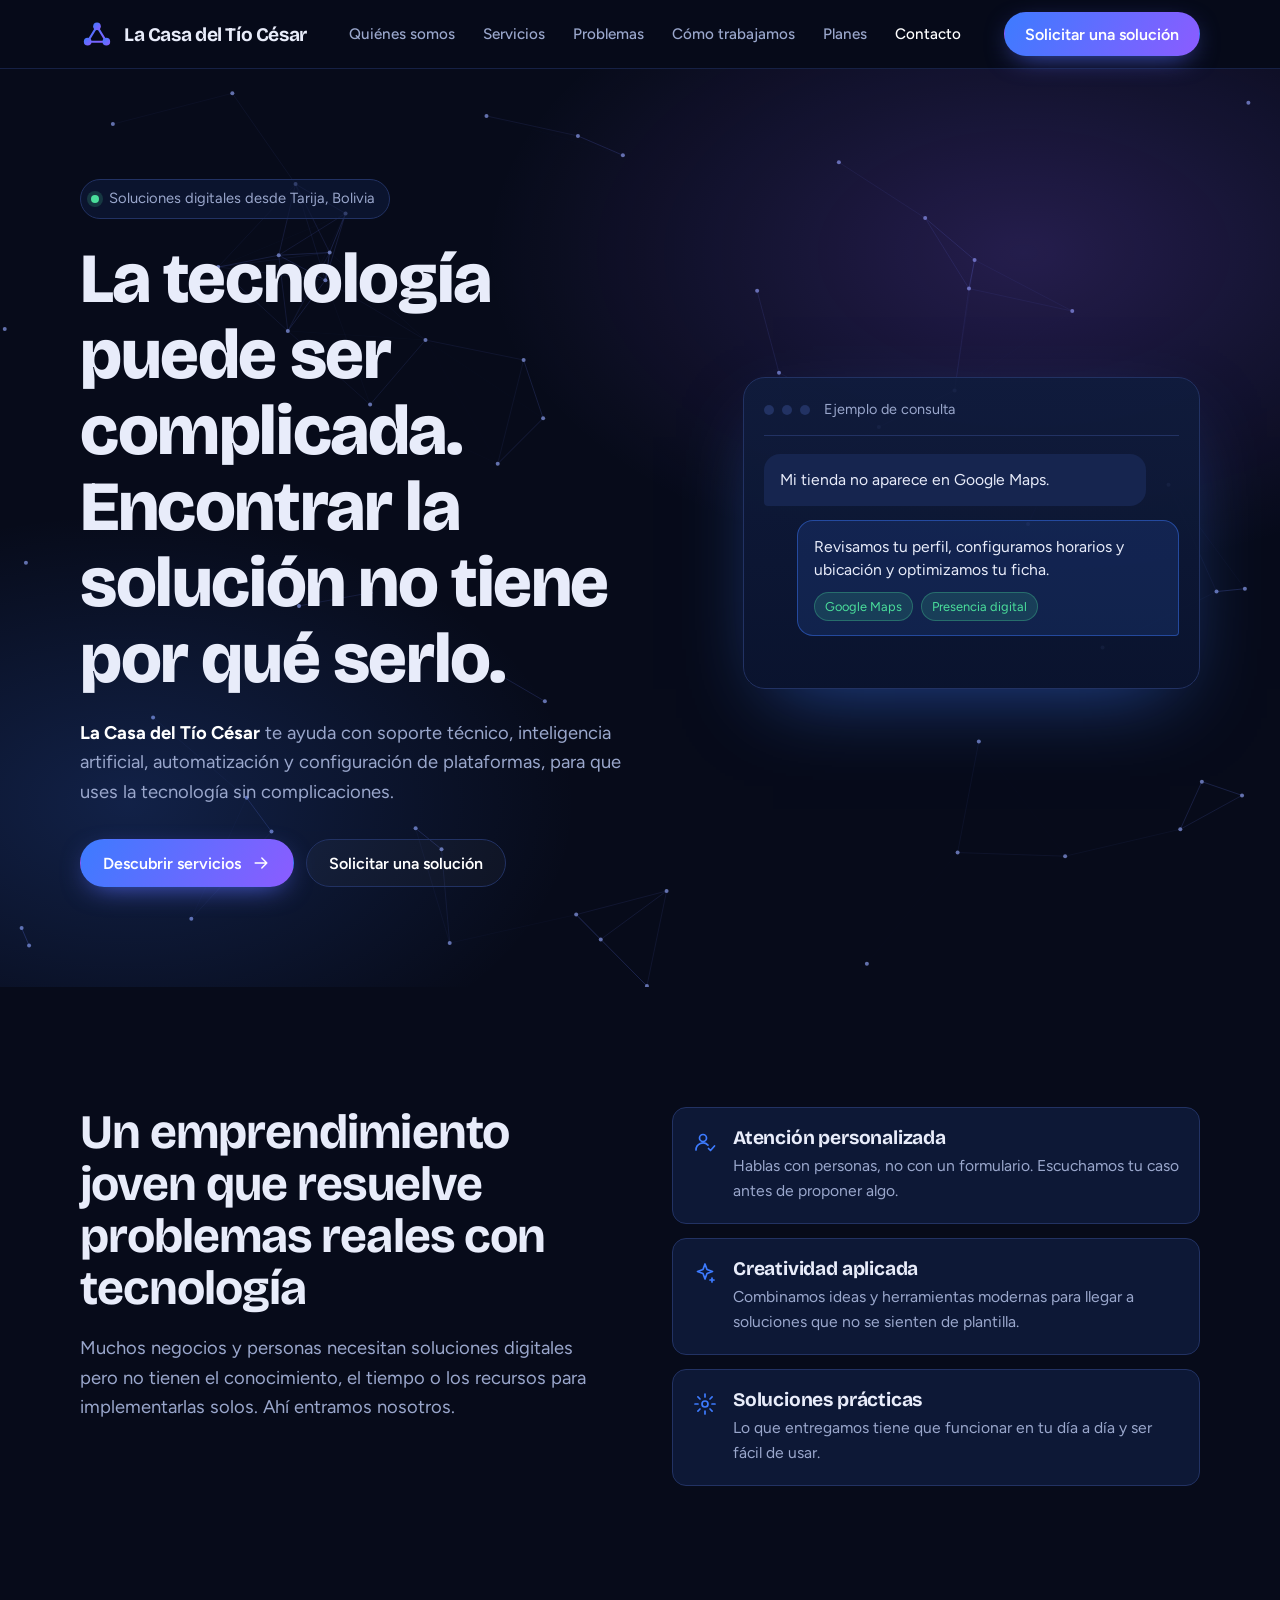
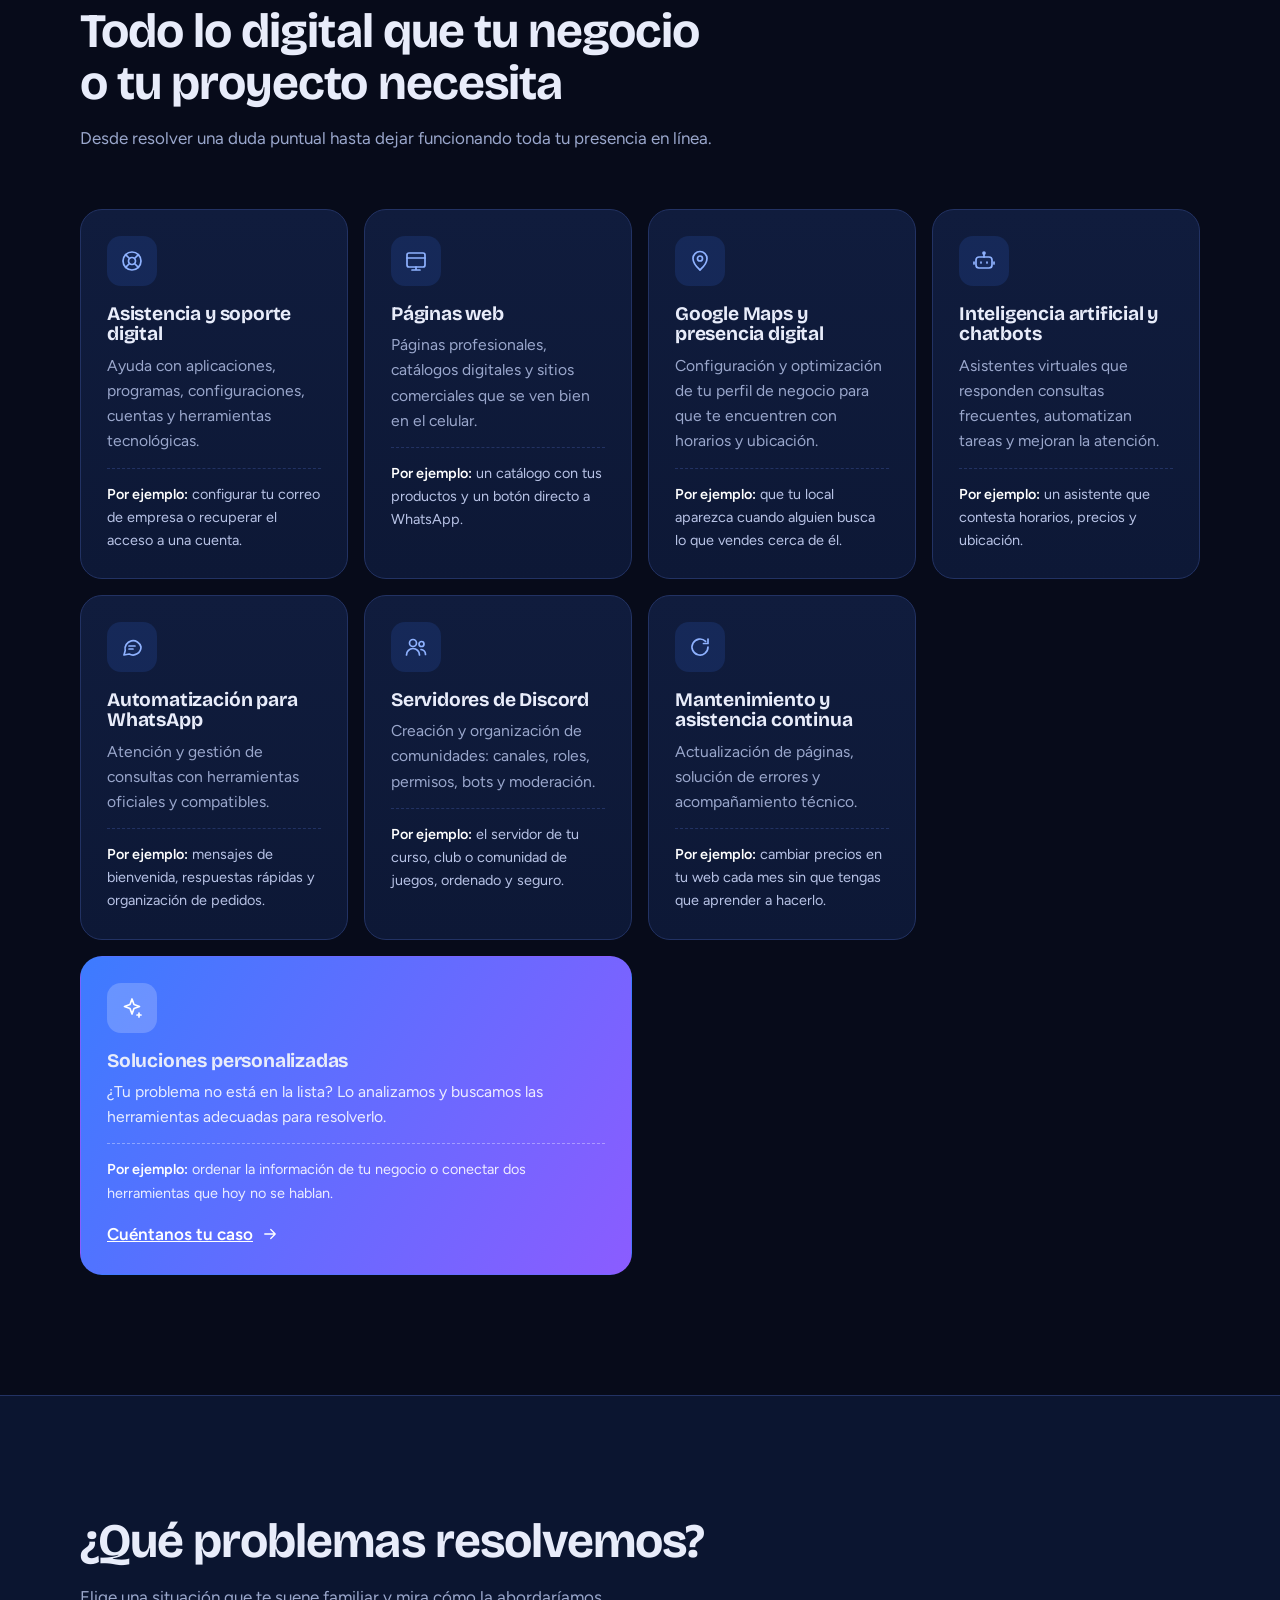
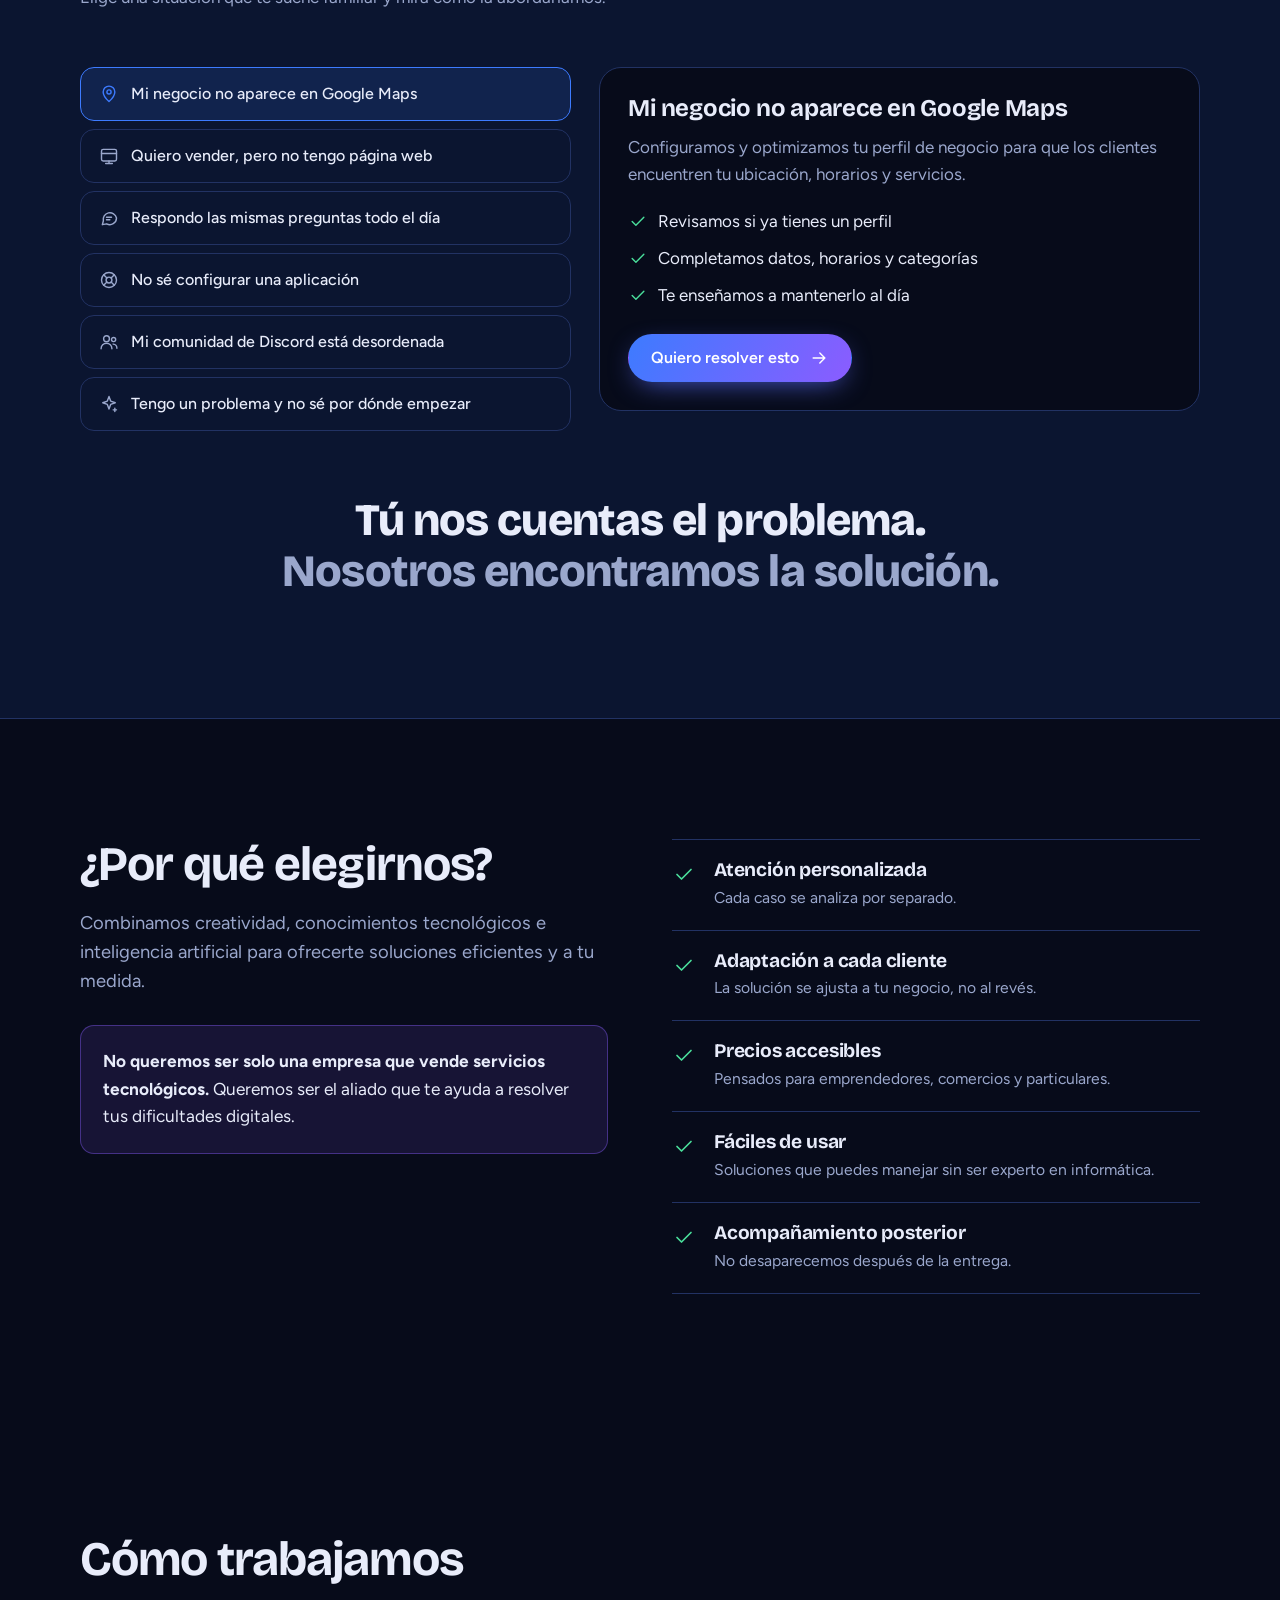
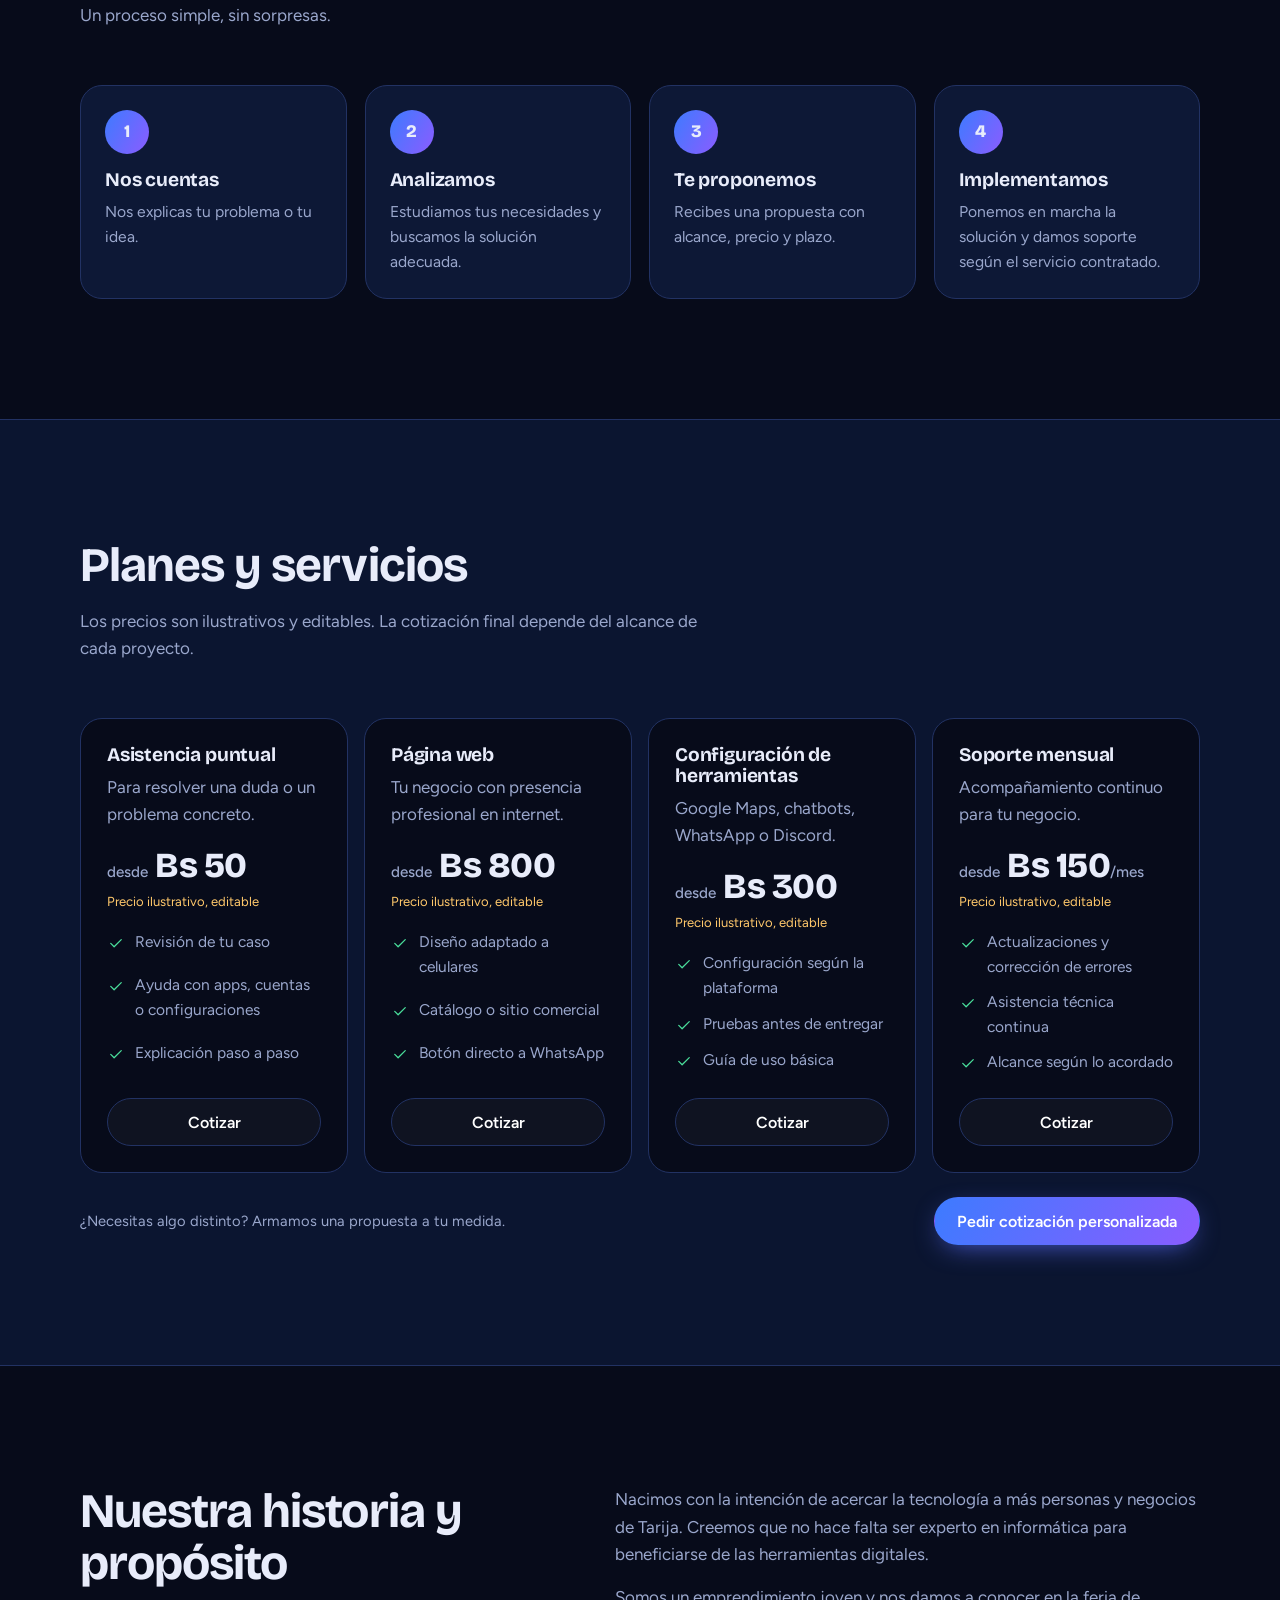
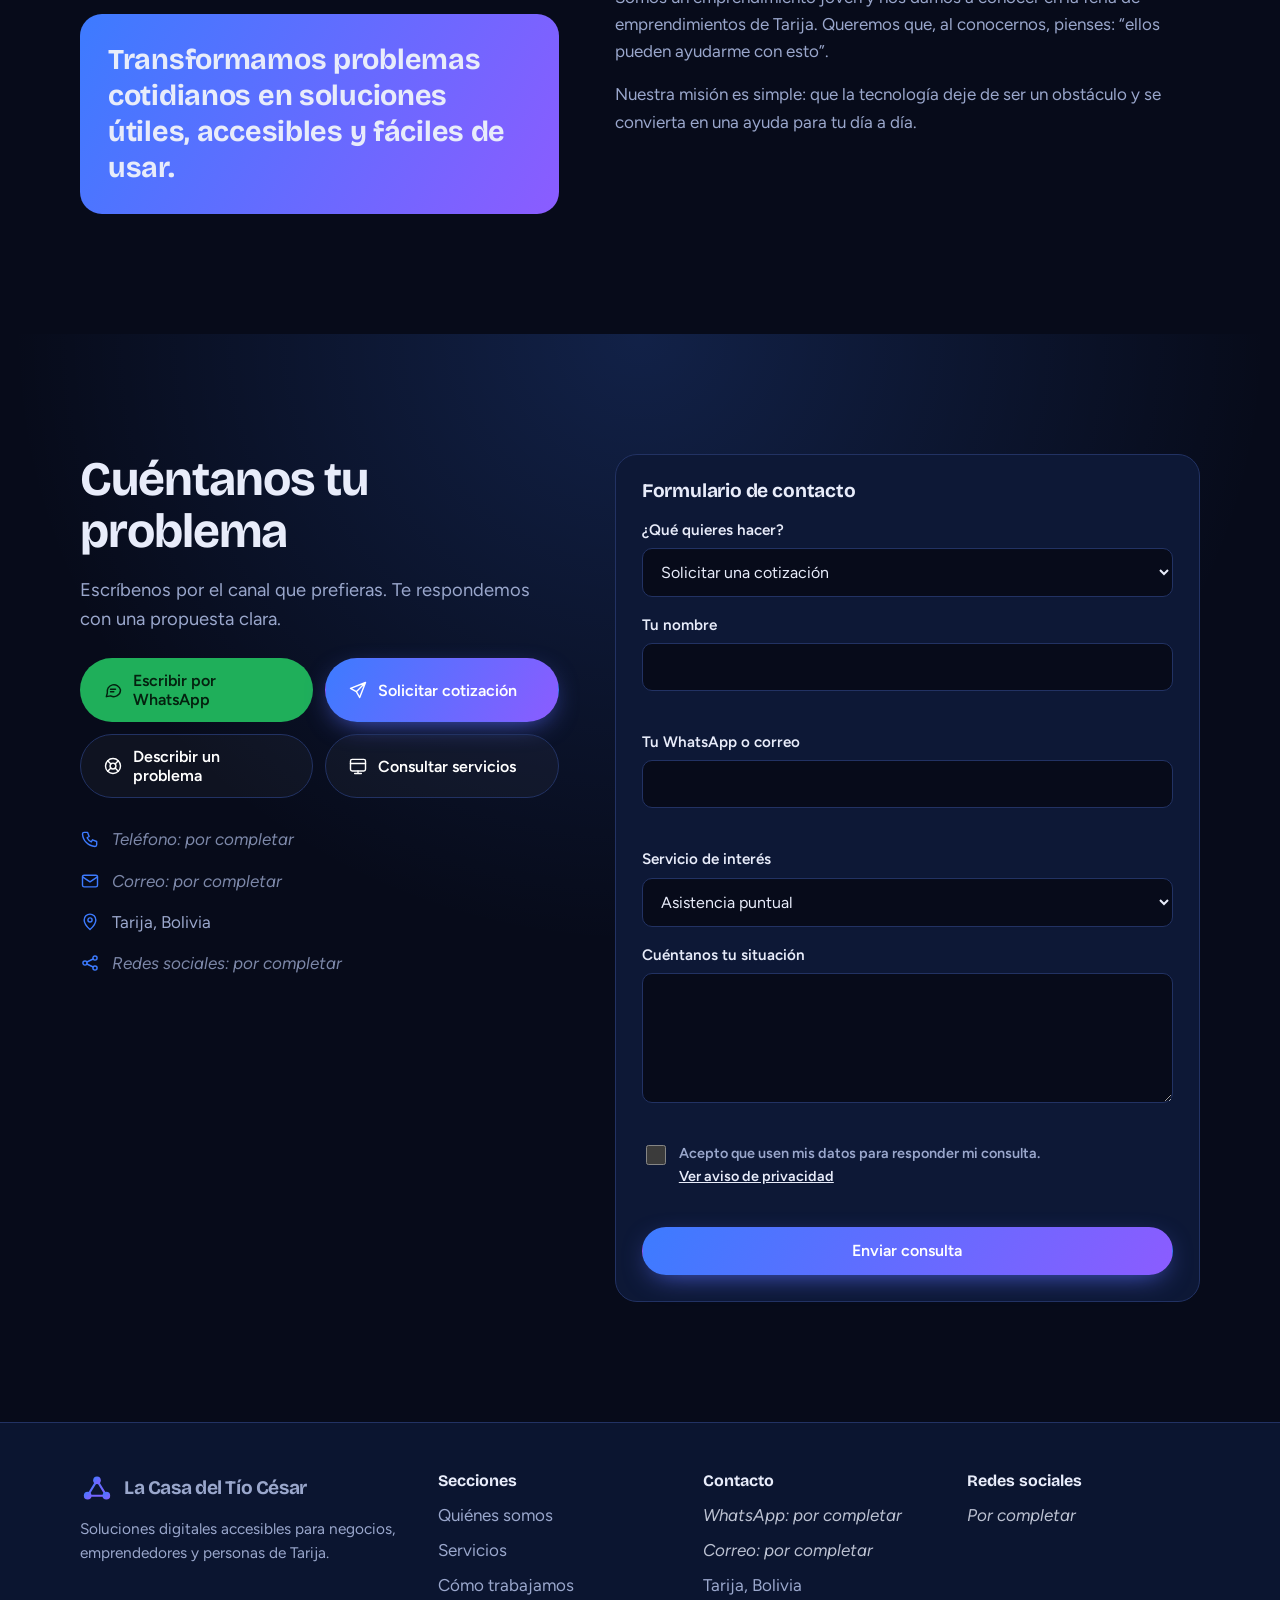
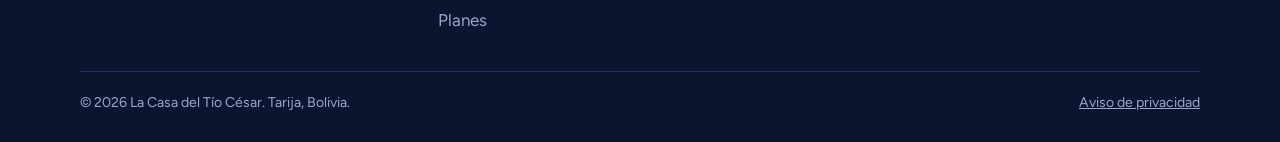
<file: index.html>
<!DOCTYPE html>
<html lang="es">
<head>
<meta charset="utf-8">
<meta name="viewport" content="width=device-width, initial-scale=1, viewport-fit=cover">
<title>La Casa del Tío César | Soluciones digitales para negocios y personas en Tarija</title>
<meta name="description" content="Soporte técnico, páginas web, Google Maps, chatbots con inteligencia artificial, automatización para WhatsApp y comunidades de Discord. Soluciones digitales accesibles desde Tarija, Bolivia.">
<meta name="theme-color" content="#070B1A">
<meta property="og:type" content="website">
<meta property="og:title" content="La Casa del Tío César | Soluciones digitales desde Tarija">
<meta property="og:description" content="Tú nos cuentas el problema. Nosotros encontramos la solución.">
<meta property="og:locale" content="es_BO">
<link rel="icon" href="data:image/svg+xml,%3Csvg xmlns='http://www.w3.org/2000/svg' viewBox='0 0 100 100'%3E%3Ctext y='.9em' font-size='90'%3E%F0%9F%94%B7%3C/text%3E%3C/svg%3E">
<link rel="preconnect" href="https://fonts.googleapis.com">
<link rel="preconnect" href="https://fonts.gstatic.com" crossorigin>
<link href="https://fonts.googleapis.com/css2?family=Bricolage+Grotesque:opsz,wght@12..96,500;12..96,700;12..96,800&family=Figtree:wght@400;500;600&display=swap" rel="stylesheet">
<script type="application/ld+json">
{"@context":"https://schema.org","@type":"ProfessionalService","name":"La Casa del Tío César","description":"Soluciones digitales integrales: soporte técnico, páginas web, Google Maps, chatbots, automatización y comunidades de Discord.","areaServed":{"@type":"City","name":"Tarija"},"address":{"@type":"PostalAddress","addressLocality":"Tarija","addressCountry":"BO"}}
</script>
<link rel="stylesheet" href="styles.css">
</head>
<body>
<a class="skip" href="#contenido">Saltar al contenido</a>

<!-- Iconos -->
<svg width="0" height="0" style="position:absolute" aria-hidden="true" focusable="false">
  <defs>
    <symbol id="i-support" viewBox="0 0 24 24"><circle cx="12" cy="12" r="9"/><circle cx="12" cy="12" r="3.5"/><path d="M5.6 5.6l3.9 3.9M14.5 14.5l3.9 3.9M18.4 5.6l-3.9 3.9M9.5 14.5l-3.9 3.9"/></symbol>
    <symbol id="i-web" viewBox="0 0 24 24"><rect x="3" y="4" width="18" height="14" rx="2"/><path d="M3 9h18M8 21h8M12 18v3"/></symbol>
    <symbol id="i-pin" viewBox="0 0 24 24"><path d="M12 21s7-6.2 7-11.5A7 7 0 0 0 5 9.5C5 14.8 12 21 12 21z"/><circle cx="12" cy="9.5" r="2.5"/></symbol>
    <symbol id="i-bot" viewBox="0 0 24 24"><rect x="4" y="8" width="16" height="11" rx="3"/><path d="M12 8V5M9 13v1M15 13v1M2 13v2M22 13v2"/><circle cx="12" cy="4" r="1"/></symbol>
    <symbol id="i-chat" viewBox="0 0 24 24"><path d="M21 12a8 8 0 0 1-11.8 7L4 20l1.2-4.4A8 8 0 1 1 21 12z"/><path d="M9 11h6M9 14h4"/></symbol>
    <symbol id="i-users" viewBox="0 0 24 24"><circle cx="9" cy="8" r="3.5"/><path d="M2.5 20a6.5 6.5 0 0 1 13 0"/><circle cx="17.5" cy="9" r="2.5"/><path d="M17 14.5a5 5 0 0 1 4.5 5"/></symbol>
    <symbol id="i-refresh" viewBox="0 0 24 24"><path d="M20 12a8 8 0 1 1-2.4-5.7"/><path d="M20 4v4.5h-4.5"/></symbol>
    <symbol id="i-spark" viewBox="0 0 24 24"><path d="M12 3l2 5.5 5.5 2-5.5 2L12 18l-2-5.5-5.5-2L10 8.5z"/><path d="M19 17v4M17 19h4"/></symbol>
    <symbol id="i-check" viewBox="0 0 24 24"><path d="M5 12.5l4.5 4.5L19 7.5"/></symbol>
    <symbol id="i-arrow" viewBox="0 0 24 24"><path d="M5 12h14M13 6l6 6-6 6"/></symbol>
    <symbol id="i-menu" viewBox="0 0 24 24"><path d="M4 7h16M4 12h16M4 17h16"/></symbol>
    <symbol id="i-x" viewBox="0 0 24 24"><path d="M6 6l12 12M18 6L6 18"/></symbol>
    <symbol id="i-phone" viewBox="0 0 24 24"><path d="M5 4h4l2 5-2.5 1.5a11 11 0 0 0 5 5L15 13l5 2v4a2 2 0 0 1-2 2A16 16 0 0 1 3 6a2 2 0 0 1 2-2z"/></symbol>
    <symbol id="i-mail" viewBox="0 0 24 24"><rect x="3" y="5" width="18" height="14" rx="2"/><path d="M3 7l9 6 9-6"/></symbol>
    <symbol id="i-share" viewBox="0 0 24 24"><circle cx="6" cy="12" r="2.5"/><circle cx="18" cy="6" r="2.5"/><circle cx="18" cy="18" r="2.5"/><path d="M8.2 10.8l7.6-3.6M8.2 13.2l7.6 3.6"/></symbol>
    <symbol id="i-eye" viewBox="0 0 24 24"><path d="M2 12s3.6-7 10-7 10 7 10 7-3.6 7-10 7S2 12 2 12z"/><circle cx="12" cy="12" r="3"/></symbol>
    <symbol id="i-gear" viewBox="0 0 24 24"><circle cx="12" cy="12" r="3"/><path d="M12 2v3M12 19v3M2 12h3M19 12h3M4.9 4.9l2.1 2.1M17 17l2.1 2.1M19.1 4.9L17 7M7 17l-2.1 2.1"/></symbol>
    <symbol id="i-search" viewBox="0 0 24 24"><circle cx="11" cy="11" r="6.5"/><path d="M16 16l5 5"/></symbol>
    <symbol id="i-user-check" viewBox="0 0 24 24"><circle cx="10" cy="8" r="3.5"/><path d="M3 20a7 7 0 0 1 12-4.9"/><path d="M15.5 18.5l2 2 4-4.5"/></symbol>
    <symbol id="i-send" viewBox="0 0 24 24"><path d="M21 3L10 14M21 3l-7 18-4-7-7-4z"/></symbol>
  </defs>
</svg>

<header class="site-header">
  <div class="container bar">
    <a class="brand" href="#inicio" aria-label="Ir al inicio">
      <svg viewBox="0 0 40 40" aria-hidden="true"><defs><linearGradient id="lg" x1="0" y1="0" x2="1" y2="1"><stop offset="0" stop-color="#3D7BFF"/><stop offset="1" stop-color="#8B5CFF"/></linearGradient></defs><path d="M9 29L20 11l11 18M9 29h22" stroke="url(#lg)" stroke-width="2.4" fill="none" stroke-linejoin="round"/><circle cx="9" cy="29" r="4.5" fill="url(#lg)"/><circle cx="20" cy="11" r="4.5" fill="url(#lg)"/><circle cx="31" cy="29" r="4.5" fill="url(#lg)"/></svg>
      <span data-brand>La Casa del Tío César</span>
    </a>
    <button class="nav-toggle" aria-expanded="false" aria-controls="menu" aria-label="Abrir menú">
      <svg class="icon m"><use href="#i-menu"/></svg><svg class="icon x"><use href="#i-x"/></svg>
    </button>
    <nav class="nav" id="menu" aria-label="Principal">
      <ul>
        <li><a href="#nosotros">Quiénes somos</a></li>
        <li><a href="#servicios">Servicios</a></li>
        <li><a href="#problemas">Problemas</a></li>
                <li><a href="#proceso">Cómo trabajamos</a></li>
        <li><a href="#planes">Planes</a></li>
        <li><a href="#contacto">Contacto</a></li>
      </ul>
      <a class="btn btn-primary" href="#contacto" data-quote>Solicitar una solución</a>
    </nav>
    <a class="btn btn-primary nav-cta" href="#contacto" data-quote>Solicitar una solución</a>
  </div>
</header>

<main id="contenido">
<!-- 1. HERO -->
<section class="hero" id="inicio" aria-labelledby="h-hero">
  <canvas id="net" aria-hidden="true"></canvas>
  <div class="container hero-grid">
    <div>
      <p class="tag hero-in"><i></i><span>Soluciones digitales desde Tarija, Bolivia</span></p>
      <h1 id="h-hero" class="hero-in">La tecnología puede ser complicada. Encontrar la solución no tiene por qué serlo.</h1>
      <p class="lead hero-in"><strong data-brand style="color:var(--white)">La Casa del Tío César</strong> te ayuda con soporte técnico, inteligencia artificial, automatización y configuración de plataformas, para que uses la tecnología sin complicaciones.</p>
      <div class="cta-row hero-in">
        <a class="btn btn-primary" href="#servicios">Descubrir servicios <svg class="icon"><use href="#i-arrow"/></svg></a>
        <a class="btn btn-ghost" href="#contacto" data-quote>Solicitar una solución</a>
      </div>
    </div>
    <div class="demo" aria-label="Ejemplo de cómo respondemos a un problema">
      <div class="demo-top"><b></b><b></b><b></b><span style="margin-left:6px">Ejemplo de consulta</span></div>
      <div class="demo-body" aria-live="polite">
        <div class="bubble q" id="demoQ"></div>
        <div class="bubble a" id="demoA"></div>
      </div>
    </div>
  </div>
</section>

<!-- 2. QUIÉNES SOMOS -->
<section class="sec" id="nosotros" aria-labelledby="h-about">
  <div class="container about-grid">
    <div>
      <h2 id="h-about">Un emprendimiento joven que resuelve problemas reales con tecnología</h2>
      <p class="lead">Muchos negocios y personas necesitan soluciones digitales pero no tienen el conocimiento, el tiempo o los recursos para implementarlas solos. Ahí entramos nosotros.</p>
    </div>
    <div class="pillars">
      <div class="pillar"><svg class="icon"><use href="#i-user-check"/></svg><div><h3>Atención personalizada</h3><p>Hablas con personas, no con un formulario. Escuchamos tu caso antes de proponer algo.</p></div></div>
      <div class="pillar"><svg class="icon"><use href="#i-spark"/></svg><div><h3>Creatividad aplicada</h3><p>Combinamos ideas y herramientas modernas para llegar a soluciones que no se sienten de plantilla.</p></div></div>
      <div class="pillar"><svg class="icon"><use href="#i-gear"/></svg><div><h3>Soluciones prácticas</h3><p>Lo que entregamos tiene que funcionar en tu día a día y ser fácil de usar.</p></div></div>
    </div>
  </div>
</section>

<!-- 3. SERVICIOS -->
<section class="sec" id="servicios" aria-labelledby="h-serv" style="padding-top:0">
  <div class="container">
    <div class="sec-head">
      <h2 id="h-serv">Todo lo digital que tu negocio o tu proyecto necesita</h2>
      <p>Desde resolver una duda puntual hasta dejar funcionando toda tu presencia en línea.</p>
    </div>
    <div class="services">
      <article class="card"><div class="ico"><svg class="icon"><use href="#i-support"/></svg></div><h3>Asistencia y soporte digital</h3><p>Ayuda con aplicaciones, programas, configuraciones, cuentas y herramientas tecnológicas.</p><p class="ex"><b>Por ejemplo:</b> configurar tu correo de empresa o recuperar el acceso a una cuenta.</p></article>
      <article class="card"><div class="ico"><svg class="icon"><use href="#i-web"/></svg></div><h3>Páginas web</h3><p>Páginas profesionales, catálogos digitales y sitios comerciales que se ven bien en el celular.</p><p class="ex"><b>Por ejemplo:</b> un catálogo con tus productos y un botón directo a WhatsApp.</p></article>
      <article class="card"><div class="ico"><svg class="icon"><use href="#i-pin"/></svg></div><h3>Google Maps y presencia digital</h3><p>Configuración y optimización de tu perfil de negocio para que te encuentren con horarios y ubicación.</p><p class="ex"><b>Por ejemplo:</b> que tu local aparezca cuando alguien busca lo que vendes cerca de él.</p></article>
      <article class="card"><div class="ico"><svg class="icon"><use href="#i-bot"/></svg></div><h3>Inteligencia artificial y chatbots</h3><p>Asistentes virtuales que responden consultas frecuentes, automatizan tareas y mejoran la atención.</p><p class="ex"><b>Por ejemplo:</b> un asistente que contesta horarios, precios y ubicación.</p></article>
      <article class="card"><div class="ico"><svg class="icon"><use href="#i-chat"/></svg></div><h3>Automatización para WhatsApp</h3><p>Atención y gestión de consultas con herramientas oficiales y compatibles.</p><p class="ex"><b>Por ejemplo:</b> mensajes de bienvenida, respuestas rápidas y organización de pedidos.</p></article>
      <article class="card"><div class="ico"><svg class="icon"><use href="#i-users"/></svg></div><h3>Servidores de Discord</h3><p>Creación y organización de comunidades: canales, roles, permisos, bots y moderación.</p><p class="ex"><b>Por ejemplo:</b> el servidor de tu curso, club o comunidad de juegos, ordenado y seguro.</p></article>
      <article class="card"><div class="ico"><svg class="icon"><use href="#i-refresh"/></svg></div><h3>Mantenimiento y asistencia continua</h3><p>Actualización de páginas, solución de errores y acompañamiento técnico.</p><p class="ex"><b>Por ejemplo:</b> cambiar precios en tu web cada mes sin que tengas que aprender a hacerlo.</p></article>
      <article class="card feature"><div class="ico"><svg class="icon"><use href="#i-spark"/></svg></div><h3>Soluciones personalizadas</h3><p>¿Tu problema no está en la lista? Lo analizamos y buscamos las herramientas adecuadas para resolverlo.</p><p class="ex"><b>Por ejemplo:</b> ordenar la información de tu negocio o conectar dos herramientas que hoy no se hablan.</p><a class="link" href="#contacto" data-service="Otra cosa / no sé qué necesito">Cuéntanos tu caso <svg class="icon" style="width:18px;height:18px"><use href="#i-arrow"/></svg></a></article>
    </div>
  </div>
</section>

<!-- 4. PROBLEMAS -->
<section class="sec problems" id="problemas" aria-labelledby="h-prob">
  <div class="container">
    <div class="sec-head">
      <h2 id="h-prob">¿Qué problemas resolvemos?</h2>
      <p>Elige una situación que te suene familiar y mira cómo la abordaríamos.</p>
    </div>
    <div class="prob-grid">
      <div class="tabs" role="tablist" aria-label="Problemas frecuentes" id="tabs"></div>
      <div class="panel" role="tabpanel" id="panel" tabindex="0" aria-live="polite"></div>
    </div>
    <p class="big-msg">Tú nos cuentas el problema.<span>Nosotros encontramos la solución.</span></p>
  </div>
</section>

<!-- 5. POR QUÉ ELEGIRNOS -->
<section class="sec" id="porque" aria-labelledby="h-why">
  <div class="container why-grid">
    <div>
      <h2 id="h-why">¿Por qué elegirnos?</h2>
      <p class="lead" style="margin-top:18px">Combinamos creatividad, conocimientos tecnológicos e inteligencia artificial para ofrecerte soluciones eficientes y a tu medida.</p>
      <p class="ally"><strong>No queremos ser solo una empresa que vende servicios tecnológicos.</strong> Queremos ser el aliado que te ayuda a resolver tus dificultades digitales.</p>
    </div>
    <ul class="why-list">
      <li><svg class="icon"><use href="#i-check"/></svg><div><h3>Atención personalizada</h3><p>Cada caso se analiza por separado.</p></div></li>
      <li><svg class="icon"><use href="#i-check"/></svg><div><h3>Adaptación a cada cliente</h3><p>La solución se ajusta a tu negocio, no al revés.</p></div></li>
      <li><svg class="icon"><use href="#i-check"/></svg><div><h3>Precios accesibles</h3><p>Pensados para emprendedores, comercios y particulares.</p></div></li>
      <li><svg class="icon"><use href="#i-check"/></svg><div><h3>Fáciles de usar</h3><p>Soluciones que puedes manejar sin ser experto en informática.</p></div></li>
      <li><svg class="icon"><use href="#i-check"/></svg><div><h3>Acompañamiento posterior</h3><p>No desaparecemos después de la entrega.</p></div></li>
    </ul>
  </div>
</section>

<!-- 7. PROCESO -->
<section class="sec" id="proceso" aria-labelledby="h-proc">
  <div class="container">
    <div class="sec-head"><h2 id="h-proc">Cómo trabajamos</h2><p>Un proceso simple, sin sorpresas.</p></div>
    <ol class="process">
      <li><span class="n">1</span><h3>Nos cuentas</h3><p>Nos explicas tu problema o tu idea.</p></li>
      <li><span class="n">2</span><h3>Analizamos</h3><p>Estudiamos tus necesidades y buscamos la solución adecuada.</p></li>
      <li><span class="n">3</span><h3>Te proponemos</h3><p>Recibes una propuesta con alcance, precio y plazo.</p></li>
      <li><span class="n">4</span><h3>Implementamos</h3><p>Ponemos en marcha la solución y damos soporte según el servicio contratado.</p></li>
    </ol>
  </div>
</section>

<!-- 8. PLANES -->
<section class="sec plans-sec" id="planes" aria-labelledby="h-plans">
  <div class="container">
    <div class="sec-head"><h2 id="h-plans">Planes y servicios</h2><p>Los precios son ilustrativos y editables. La cotización final depende del alcance de cada proyecto.</p></div>
    <div class="plans">
      <article class="plan"><h3>Asistencia puntual</h3><p style="color:var(--muted);margin-top:8px">Para resolver una duda o un problema concreto.</p><div class="price"><small>desde</small> Bs 50</div><span class="ill">Precio ilustrativo, editable</span>
        <ul><li><svg class="icon"><use href="#i-check"/></svg>Revisión de tu caso</li><li><svg class="icon"><use href="#i-check"/></svg>Ayuda con apps, cuentas o configuraciones</li><li><svg class="icon"><use href="#i-check"/></svg>Explicación paso a paso</li></ul>
        <a class="btn btn-ghost" href="#contacto" data-service="Asistencia puntual">Cotizar</a></article>
      <article class="plan"><h3>Página web</h3><p style="color:var(--muted);margin-top:8px">Tu negocio con presencia profesional en internet.</p><div class="price"><small>desde</small> Bs 800</div><span class="ill">Precio ilustrativo, editable</span>
        <ul><li><svg class="icon"><use href="#i-check"/></svg>Diseño adaptado a celulares</li><li><svg class="icon"><use href="#i-check"/></svg>Catálogo o sitio comercial</li><li><svg class="icon"><use href="#i-check"/></svg>Botón directo a WhatsApp</li></ul>
        <a class="btn btn-ghost" href="#contacto" data-service="Página web">Cotizar</a></article>
      <article class="plan"><h3>Configuración de herramientas</h3><p style="color:var(--muted);margin-top:8px">Google Maps, chatbots, WhatsApp o Discord.</p><div class="price"><small>desde</small> Bs 300</div><span class="ill">Precio ilustrativo, editable</span>
        <ul><li><svg class="icon"><use href="#i-check"/></svg>Configuración según la plataforma</li><li><svg class="icon"><use href="#i-check"/></svg>Pruebas antes de entregar</li><li><svg class="icon"><use href="#i-check"/></svg>Guía de uso básica</li></ul>
        <a class="btn btn-ghost" href="#contacto" data-service="Google Maps y presencia digital">Cotizar</a></article>
      <article class="plan"><h3>Soporte mensual</h3><p style="color:var(--muted);margin-top:8px">Acompañamiento continuo para tu negocio.</p><div class="price"><small>desde</small> Bs 150<small>/mes</small></div><span class="ill">Precio ilustrativo, editable</span>
        <ul><li><svg class="icon"><use href="#i-check"/></svg>Actualizaciones y corrección de errores</li><li><svg class="icon"><use href="#i-check"/></svg>Asistencia técnica continua</li><li><svg class="icon"><use href="#i-check"/></svg>Alcance según lo acordado</li></ul>
        <a class="btn btn-ghost" href="#contacto" data-service="Mantenimiento y asistencia continua">Cotizar</a></article>
    </div>
    <div class="plans-note"><span>¿Necesitas algo distinto? Armamos una propuesta a tu medida.</span><a class="btn btn-primary" href="#contacto" data-quote>Pedir cotización personalizada</a></div>
  </div>
</section>

<!-- 9. HISTORIA -->
<section class="sec" id="historia" aria-labelledby="h-story">
  <div class="container story">
    <div>
      <h2 id="h-story" style="margin-bottom:24px">Nuestra historia y propósito</h2>
      <blockquote>Transformamos problemas cotidianos en soluciones útiles, accesibles y fáciles de usar.</blockquote>
    </div>
    <div class="txt">
      <p>Nacimos con la intención de acercar la tecnología a más personas y negocios de Tarija. Creemos que no hace falta ser experto en informática para beneficiarse de las herramientas digitales.</p>
      <p>Somos un emprendimiento joven y nos damos a conocer en la feria de emprendimientos de Tarija. Queremos que, al conocernos, pienses: “ellos pueden ayudarme con esto”.</p>
      <p>Nuestra misión es simple: que la tecnología deje de ser un obstáculo y se convierta en una ayuda para tu día a día.</p>
    </div>
  </div>
</section>

<!-- 10. CONTACTO -->
<section class="sec contact" id="contacto" aria-labelledby="h-contact">
  <div class="container contact-grid">
    <div>
      <h2 id="h-contact">Cuéntanos tu problema</h2>
      <p class="lead" style="margin-top:18px">Escríbenos por el canal que prefieras. Te respondemos con una propuesta clara.</p>
      <div class="quick">
        <a class="btn btn-wa" id="btnWa" href="#contacto"><svg class="icon"><use href="#i-chat"/></svg>Escribir por WhatsApp</a>
        <a class="btn btn-primary" href="#formulario" data-quote><svg class="icon"><use href="#i-send"/></svg>Solicitar cotización</a>
        <a class="btn btn-ghost" href="#formulario" data-problem><svg class="icon"><use href="#i-support"/></svg>Describir un problema</a>
        <a class="btn btn-ghost" href="#servicios"><svg class="icon"><use href="#i-web"/></svg>Consultar servicios</a>
      </div>
      <ul class="data">
        <li><svg class="icon"><use href="#i-phone"/></svg><span id="dPhone"></span></li>
        <li><svg class="icon"><use href="#i-mail"/></svg><span id="dMail"></span></li>
        <li><svg class="icon"><use href="#i-pin"/></svg><span id="dLoc"></span></li>
        <li><svg class="icon"><use href="#i-share"/></svg><span id="dSocial"></span></li>
      </ul>
    </div>
    <form id="formulario" novalidate aria-labelledby="h-form">
      <h3 id="h-form">Formulario de contacto</h3>
      <div class="field"><label for="tipo">¿Qué quieres hacer?</label>
        <select id="tipo" name="tipo"><option>Solicitar una cotización</option><option>Describir un problema</option><option>Hacer una consulta</option></select></div>
      <div class="field"><label for="nombre">Tu nombre</label><input id="nombre" name="nombre" autocomplete="name" required aria-describedby="e-nombre"><div class="err" id="e-nombre" role="alert"></div></div>
      <div class="field"><label for="contacto-dato">Tu WhatsApp o correo</label><input id="contacto-dato" name="contacto" autocomplete="email" inputmode="email" required aria-describedby="e-contacto"><div class="err" id="e-contacto" role="alert"></div></div>
      <div class="field"><label for="servicio">Servicio de interés</label>
        <select id="servicio" name="servicio"><option>Asistencia puntual</option><option>Página web</option><option>Google Maps y presencia digital</option><option>Inteligencia artificial y chatbots</option><option>Automatización para WhatsApp</option><option>Servidores de Discord</option><option>Mantenimiento y asistencia continua</option><option>Otra cosa / no sé qué necesito</option></select></div>
      <div class="field"><label for="mensaje">Cuéntanos tu situación</label><textarea id="mensaje" name="mensaje" required minlength="10" aria-describedby="e-mensaje"></textarea><div class="err" id="e-mensaje" role="alert"></div></div>
      <div class="field"><label class="consent"><input type="checkbox" id="ok" required aria-describedby="e-ok"><span>Acepto que usen mis datos para responder mi consulta. <button type="button" data-privacy>Ver aviso de privacidad</button></span></label><div class="err" id="e-ok" role="alert"></div></div>
      <button class="btn btn-primary" type="submit" id="send">Enviar consulta</button>
      <div class="status" id="status" role="status"></div>
    </form>
  </div>
</section>
</main>

<!-- 11. FOOTER -->
<footer>
  <div class="container">
    <div class="foot">
      <div>
        <a class="brand" href="#inicio"><svg viewBox="0 0 40 40" aria-hidden="true"><path d="M9 29L20 11l11 18M9 29h22" stroke="url(#lg)" stroke-width="2.4" fill="none" stroke-linejoin="round"/><circle cx="9" cy="29" r="4.5" fill="url(#lg)"/><circle cx="20" cy="11" r="4.5" fill="url(#lg)"/><circle cx="31" cy="29" r="4.5" fill="url(#lg)"/></svg><span data-brand>La Casa del Tío César</span></a>
        <p>Soluciones digitales accesibles para negocios, emprendedores y personas de Tarija.</p>
      </div>
      <div><h4>Secciones</h4><ul><li><a href="#nosotros">Quiénes somos</a></li><li><a href="#servicios">Servicios</a></li><li><a href="#proceso">Cómo trabajamos</a></li><li><a href="#planes">Planes</a></li></ul></div>
      <div><h4>Contacto</h4><ul id="fContact"></ul></div>
      <div><h4>Redes sociales</h4><ul id="fSocial"></ul></div>
    </div>
    <div class="legal"><span>© <span id="yr"></span> <span data-brand>La Casa del Tío César</span>. Tarija, Bolivia.</span><button type="button" data-privacy>Aviso de privacidad</button></div>
  </div>
</footer>

<dialog id="privacy" aria-labelledby="h-priv">
  <h3 id="h-priv">Aviso de privacidad</h3>
  <p>Los datos que envías en el formulario (nombre, medio de contacto y descripción de tu consulta) se usan únicamente para responderte y preparar una propuesta. No los vendemos ni los compartimos con terceros sin tu consentimiento.</p>
  <p>Puedes pedirnos en cualquier momento que corrijamos o eliminemos tu información escribiéndonos por los canales de contacto. <em>Texto base: revísalo y ajústalo a tus prácticas reales antes de publicar.</em></p>
  <button class="btn btn-primary" type="button" id="closePriv">Entendido</button>
</dialog>

<script src="script.js" defer></script>
</body>
</html>
</file>
<file: styles.css>
:root{
  --ink:#070B1A; --navy:#0B1530; --panel:#101C3D; --panel-2:#0D1836; --line:#223263;
  --text:#E8ECFA; --muted:#9AA7CC; --white:#fff;
  --blue:#3D7BFF; --violet:#8B5CFF; --ok:#4ADE9B; --warn:#FFC86B;
  --grad:linear-gradient(120deg,var(--blue),var(--violet));
  --display:"Bricolage Grotesque","Segoe UI",system-ui,sans-serif;
  --body:"Figtree","Segoe UI",system-ui,-apple-system,sans-serif;
  --r-lg:22px; --r-md:14px; --r-sm:10px;
  color-scheme:dark;
  box-sizing:border-box;
  padding-top:env(safe-area-inset-top,0px);
  padding-bottom:env(safe-area-inset-bottom,0px);
}
*,*::before,*::after{box-sizing:inherit}
html{scroll-behavior:smooth;scroll-padding-top:calc(76px + env(safe-area-inset-top,0px));-webkit-text-size-adjust:100%}
body{margin:0;background:var(--ink);color:var(--text);font:400 1.0625rem/1.6 var(--body);overflow-x:hidden}
img,svg{max-width:100%}
a{color:inherit}
h1,h2,h3{font-family:var(--display);line-height:1.08;margin:0;letter-spacing:-.02em;font-weight:700}
h1{font-size:clamp(2.2rem,7.2vw,4.4rem);font-weight:800}
h2{font-size:clamp(1.8rem,4.6vw,3rem)}
h3{font-size:1.2rem;letter-spacing:-.01em}
p{margin:0}
.container{width:min(1120px,100% - 40px);margin-inline:auto}
.sec{padding-block:clamp(64px,10vw,120px)}
.sec-head{max-width:640px;margin-bottom:clamp(32px,5vw,56px)}
.sec-head p{color:var(--muted);margin-top:16px}
.lead{color:var(--muted);font-size:1.15rem}
.skip{position:absolute;left:12px;top:-60px;background:var(--white);color:var(--ink);padding:10px 14px;border-radius:8px;z-index:100;font-weight:600}
.skip:focus{top:calc(12px + env(safe-area-inset-top,0px))}
:focus-visible{outline:3px solid var(--blue);outline-offset:3px;border-radius:6px}
.icon{width:24px;height:24px;fill:none;stroke:currentColor;stroke-width:1.7;stroke-linecap:round;stroke-linejoin:round;flex:none}

/* Botones */
.btn{display:inline-flex;align-items:center;justify-content:center;gap:10px;min-height:48px;padding:12px 22px;border-radius:999px;border:1.5px solid transparent;font:600 1rem var(--body);text-decoration:none;cursor:pointer;transition:transform .18s,box-shadow .18s,background .18s,border-color .18s;color:var(--white)}
.btn .icon{width:20px;height:20px}
.btn-primary{background:var(--grad);box-shadow:0 8px 28px -10px rgba(91,110,255,.9)}
.btn-primary:hover{transform:translateY(-2px);box-shadow:0 14px 34px -10px rgba(110,100,255,1)}
.btn-primary:active{transform:translateY(0) scale(.98)}
.btn-ghost{border-color:var(--line);background:rgba(255,255,255,.03)}
.btn-ghost:hover{border-color:var(--blue);background:rgba(61,123,255,.12)}
.btn-ghost:active{transform:scale(.98)}
.btn-wa{background:#1FAF5A;color:#04210F}
.btn-wa:hover{background:#27C968;transform:translateY(-2px)}
.btn-wa:active{transform:scale(.98)}
.btn[disabled]{opacity:.6;cursor:wait}

/* Header */
.site-header{position:sticky;top:env(safe-area-inset-top,0px);z-index:50;background:rgba(7,11,26,.8);backdrop-filter:blur(14px);-webkit-backdrop-filter:blur(14px);border-bottom:1px solid rgba(34,50,99,.6)}
.bar{display:flex;align-items:center;justify-content:space-between;min-height:68px;gap:16px}
.brand{display:flex;align-items:center;gap:10px;text-decoration:none;font:700 1.2rem var(--display);letter-spacing:-.02em}
.brand svg{width:34px;height:34px}
.nav-toggle{background:none;border:1px solid var(--line);color:var(--text);width:46px;height:46px;border-radius:12px;display:grid;place-items:center;cursor:pointer}
.nav-toggle .x{display:none}
.nav-toggle[aria-expanded="true"] .x{display:block}
.nav-toggle[aria-expanded="true"] .m{display:none}
.nav{display:none;position:absolute;left:0;right:0;top:100%;background:var(--navy);border-bottom:1px solid var(--line);padding:12px 20px 20px}
.nav.open{display:block}
.nav ul{list-style:none;margin:0;padding:0;display:grid;gap:2px}
.nav a{display:block;padding:12px 8px;text-decoration:none;color:var(--muted);font-weight:500;border-radius:8px}
.nav a:hover,.nav a[aria-current="true"]{color:var(--white)}
.nav a.btn{display:flex;margin-top:12px;width:100%;color:var(--white);padding:12px 22px}
.nav-cta{display:none}

/* Hero */
.hero{position:relative;overflow:hidden;padding-block:clamp(48px,9vw,110px) clamp(56px,8vw,100px);isolation:isolate}
#net{position:absolute;inset:0;width:100%;height:100%;z-index:-1;opacity:.75}
.hero::after{content:"";position:absolute;inset:0;z-index:-1;background:radial-gradient(60% 50% at 80% 20%,rgba(139,92,255,.22),transparent 70%),radial-gradient(50% 45% at 10% 80%,rgba(61,123,255,.2),transparent 70%)}
.hero-grid{display:grid;gap:44px;align-items:center}
.hero h1{max-width:15ch}
.hero .tag{display:inline-flex;align-items:center;gap:10px;padding:7px 14px 7px 10px;border:1px solid var(--line);border-radius:999px;color:var(--muted);font-size:.92rem;margin-bottom:22px;background:rgba(16,28,61,.6)}
.hero .tag i{width:8px;height:8px;border-radius:50%;background:var(--ok);box-shadow:0 0 0 4px rgba(74,222,155,.18)}
.hero .lead{margin-top:22px;max-width:48ch}
.cta-row{display:flex;flex-wrap:wrap;gap:12px;margin-top:32px}
.demo{background:linear-gradient(180deg,rgba(16,28,61,.92),rgba(11,21,48,.92));border:1px solid var(--line);border-radius:var(--r-lg);padding:20px;box-shadow:0 30px 80px -30px rgba(61,123,255,.55);max-width:480px;width:100%;justify-self:center}
.demo-top{display:flex;align-items:center;gap:8px;color:var(--muted);font-size:.9rem;padding-bottom:14px;border-bottom:1px solid var(--line)}
.demo-top b{width:10px;height:10px;border-radius:50%;background:var(--line);display:inline-block}
.demo-body{display:grid;gap:14px;padding-top:18px;min-height:232px;align-content:start}
.bubble{padding:14px 16px;border-radius:16px;max-width:92%;font-size:.98rem;line-height:1.5}
.bubble.q{background:#16254f;border-bottom-left-radius:4px}
.bubble.a{background:rgba(61,123,255,.14);border:1px solid rgba(61,123,255,.45);border-bottom-right-radius:4px;justify-self:end;opacity:0;transform:translateY(8px);transition:opacity .5s,transform .5s}
.bubble.a.show{opacity:1;transform:none}
.chips{display:flex;flex-wrap:wrap;gap:8px;margin-top:10px}
.chip{font-size:.8rem;padding:4px 10px;border-radius:999px;background:rgba(74,222,155,.14);color:var(--ok);border:1px solid rgba(74,222,155,.3)}
.caret::after{content:"";display:inline-block;width:2px;height:1em;background:var(--blue);margin-left:2px;vertical-align:-2px;animation:blink 1s steps(1) infinite}
@keyframes blink{50%{opacity:0}}

/* Quiénes somos */
.about-grid{display:grid;gap:36px}
.about-grid .lead{margin-top:20px}
.pillars{display:grid;gap:14px}
.pillar{display:flex;gap:16px;padding:20px;border:1px solid var(--line);border-radius:var(--r-md);background:var(--panel-2)}
.pillar .icon{color:var(--blue);margin-top:2px}
.pillar p{color:var(--muted);font-size:.98rem;margin-top:4px}

/* Servicios */
.services{display:grid;gap:16px}
.card{position:relative;padding:26px;border:1px solid var(--line);border-radius:var(--r-lg);background:linear-gradient(180deg,var(--panel),var(--panel-2));transition:border-color .25s,transform .25s}
.card:hover{border-color:var(--blue);transform:translateY(-3px)}
.card .ico{width:50px;height:50px;border-radius:14px;display:grid;place-items:center;background:rgba(61,123,255,.14);color:#8FB2FF;margin-bottom:18px}
.card p{color:var(--muted);margin-top:8px;font-size:.98rem}
.card .ex{margin-top:14px;padding-top:14px;border-top:1px dashed var(--line);font-size:.9rem;color:#B8C3E6}
.card .ex b{color:var(--white);font-weight:600}
.card.feature{background:var(--grad);border-color:transparent}
.card.feature .ico{background:rgba(255,255,255,.2);color:var(--white)}
.card.feature p,.card.feature .ex{color:rgba(255,255,255,.88)}
.card.feature .ex{border-color:rgba(255,255,255,.35)}
.card.feature a.link{display:inline-flex;gap:8px;align-items:center;margin-top:16px;font-weight:600;color:var(--white)}

/* Problemas */
.problems{background:var(--navy);border-block:1px solid var(--line)}
.prob-grid{display:grid;gap:20px}
.tabs{display:grid;gap:8px}
.tab{display:flex;gap:12px;align-items:center;text-align:left;width:100%;padding:16px 18px;border:1px solid var(--line);border-radius:var(--r-md);background:transparent;color:var(--text);font:500 1rem var(--body);cursor:pointer;transition:background .2s,border-color .2s}
.tab:hover{border-color:var(--blue)}
.tab[aria-selected="true"]{background:rgba(61,123,255,.14);border-color:var(--blue)}
.tab .icon{color:var(--muted);width:20px;height:20px}
.tab[aria-selected="true"] .icon{color:var(--blue)}
.panel{padding:28px;border-radius:var(--r-lg);background:var(--ink);border:1px solid var(--line);align-self:start}
.panel h3{font-size:1.5rem}
.panel p{color:var(--muted);margin-top:12px}
.panel .steps{list-style:none;margin:20px 0 0;padding:0;display:grid;gap:10px}
.panel .steps li{display:flex;gap:10px;align-items:flex-start}
.panel .steps .icon{color:var(--ok);width:20px;height:20px;margin-top:3px}
.panel .btn{margin-top:24px}
.big-msg{margin-top:clamp(36px,6vw,64px);text-align:center;font:800 clamp(1.6rem,4.8vw,2.8rem)/1.15 var(--display);letter-spacing:-.02em}
.big-msg span{display:block;color:var(--muted)}

/* Por qué */
.why-grid{display:grid;gap:36px}
.why-list{list-style:none;margin:0;padding:0;display:grid;gap:0}
.why-list li{display:grid;grid-template-columns:28px 1fr;gap:14px;padding:20px 0;border-bottom:1px solid var(--line)}
.why-list li:first-child{border-top:1px solid var(--line)}
.why-list .icon{color:var(--ok);width:24px;height:24px;margin-top:2px}
.why-list p{color:var(--muted);font-size:.98rem;margin-top:4px}
.ally{margin-top:28px;padding:22px;border-radius:var(--r-md);background:rgba(139,92,255,.12);border:1px solid rgba(139,92,255,.4);font-size:1.08rem}


/* Proceso */
.process{list-style:none;margin:0;padding:0;display:grid;gap:18px;counter-reset:s}
.process li{position:relative;padding:24px;border:1px solid var(--line);border-radius:var(--r-lg);background:var(--panel-2)}
.process .n{display:grid;place-items:center;width:44px;height:44px;border-radius:50%;background:var(--grad);font:800 1.1rem var(--display);margin-bottom:16px}
.process p{color:var(--muted);margin-top:8px;font-size:.98rem}

/* Planes */
.plans-sec{background:var(--navy);border-block:1px solid var(--line)}
.plans{display:grid;gap:16px}
.plan{display:flex;flex-direction:column;padding:26px;border:1px solid var(--line);border-radius:var(--r-lg);background:var(--ink)}
.plan .price{margin:16px 0 4px;font:800 2.2rem var(--display);letter-spacing:-.02em}
.plan .price small{font:500 .95rem var(--body);color:var(--muted);letter-spacing:0}
.plan .ill{font-size:.82rem;color:var(--warn)}
.plan ul{list-style:none;padding:0;margin:18px 0 24px;display:grid;gap:10px;color:var(--muted);font-size:.97rem;flex:1}
.plan li{display:flex;gap:10px}
.plan li .icon{width:18px;height:18px;color:var(--ok);margin-top:4px}
.plan .btn{width:100%}
.plans-note{margin-top:24px;color:var(--muted);font-size:.92rem;display:flex;flex-wrap:wrap;gap:16px;align-items:center;justify-content:space-between}

/* Historia */
.story{display:grid;gap:32px}
.story blockquote{margin:0;padding:28px;border-radius:var(--r-lg);background:var(--grad);font:700 clamp(1.3rem,3.4vw,1.8rem)/1.25 var(--display);letter-spacing:-.01em}
.story .txt{display:grid;gap:16px;color:var(--muted)}

/* Contacto */
.contact{background:radial-gradient(70% 80% at 50% 0%,rgba(61,123,255,.2),transparent 70%),var(--ink)}
.contact-grid{display:grid;gap:32px}
.quick{display:grid;gap:12px;margin-top:24px}
.quick .btn{justify-content:flex-start}
.data{list-style:none;padding:0;margin:28px 0 0;display:grid;gap:14px}
.data li{display:flex;gap:12px;align-items:flex-start;color:var(--muted)}
.data .icon{color:var(--blue);width:20px;height:20px;margin-top:3px}
.data a{color:var(--text)}
.todo{font-style:italic;opacity:.8}
form{padding:26px;border:1px solid var(--line);border-radius:var(--r-lg);background:var(--panel-2);display:grid;gap:16px}
.field{display:grid;gap:6px}
label{font-weight:600;font-size:.95rem}
input,select,textarea{width:100%;background:var(--ink);color:var(--text);border:1.5px solid var(--line);border-radius:var(--r-sm);padding:13px 14px;font:400 1rem var(--body);min-height:48px;transition:border-color .2s}
textarea{min-height:130px;resize:vertical}
input:hover,select:hover,textarea:hover{border-color:#3b4d8c}
input:focus,select:focus,textarea:focus{outline:none;border-color:var(--blue);box-shadow:0 0 0 3px rgba(61,123,255,.3)}
.field.bad input,.field.bad select,.field.bad textarea{border-color:#FF6B7A}
.err{color:#FF8A96;font-size:.88rem;min-height:1.2em}
.consent{display:flex;gap:10px;align-items:flex-start;font-size:.9rem;color:var(--muted)}
.consent input{width:20px;height:20px;min-height:0;margin-top:3px;accent-color:var(--blue);flex:none}
.consent button{background:none;border:0;padding:0;color:var(--text);text-decoration:underline;font:inherit;cursor:pointer}
.status{padding:14px 16px;border-radius:var(--r-sm);font-size:.95rem;display:none}
.status.ok{display:block;background:rgba(74,222,155,.12);border:1px solid rgba(74,222,155,.4);color:#BFF6DB}
.status.warn{display:block;background:rgba(255,200,107,.1);border:1px solid rgba(255,200,107,.4);color:#FFE2B0}

/* Footer */
footer{border-top:1px solid var(--line);background:var(--navy);padding-block:48px 28px}
.foot{display:grid;gap:32px}
.foot h4{margin:0 0 12px;font:700 1rem var(--display)}
.foot ul{list-style:none;margin:0;padding:0;display:grid;gap:8px}
.foot a{color:var(--muted);text-decoration:none}
.foot a:hover{color:var(--white);text-decoration:underline}
.foot p{color:var(--muted);font-size:.96rem;margin-top:12px;max-width:34ch}
.legal{margin-top:36px;padding-top:20px;border-top:1px solid var(--line);color:var(--muted);font-size:.88rem;display:flex;flex-wrap:wrap;gap:8px 20px;justify-content:space-between}
.legal button{background:none;border:0;color:var(--muted);text-decoration:underline;font:inherit;cursor:pointer;padding:0}

/* Diálogo */
dialog{max-width:min(560px,92vw);border:1px solid var(--line);border-radius:var(--r-lg);background:var(--panel-2);color:var(--text);padding:28px}
dialog::backdrop{background:rgba(3,6,16,.75)}
dialog p{color:var(--muted);margin-top:12px;font-size:.98rem}
dialog .btn{margin-top:22px}

/* Entrada del hero (único momento orquestado) */
.hero-in{opacity:0;transform:translateY(14px);animation:rise .8s cubic-bezier(.2,.7,.2,1) forwards}
.hero-in:nth-child(2){animation-delay:.12s}.hero-in:nth-child(3){animation-delay:.24s}.hero-in:nth-child(4){animation-delay:.36s}
.demo{opacity:0;animation:rise .9s .45s cubic-bezier(.2,.7,.2,1) forwards}
@keyframes rise{to{opacity:1;transform:none}}

@media (min-width:640px){
  .services{grid-template-columns:repeat(2,1fr)}
  .plans{grid-template-columns:repeat(2,1fr)}
  .process{grid-template-columns:repeat(2,1fr)}
  .quick{grid-template-columns:repeat(2,1fr)}
}
@media (min-width:900px){
  .nav-toggle{display:none}
  .nav{display:block;position:static;background:none;border:0;padding:0}
  .nav ul{display:flex;gap:4px}
  .nav a{padding:8px 12px;font-size:.95rem}
  .nav a.btn{display:none}
  .nav-cta{display:inline-flex;min-height:44px;padding:10px 20px}
  .hero-grid{grid-template-columns:1.15fr .85fr}
  .about-grid{grid-template-columns:1fr 1fr;gap:64px;align-items:start}
  .services{grid-template-columns:repeat(4,1fr)}
  .card.feature{grid-column:span 2}
  .prob-grid{grid-template-columns:.9fr 1.1fr;gap:28px}
  .why-grid{grid-template-columns:1fr 1fr;gap:64px;align-items:start}
  .ai-grid{grid-template-columns:1.1fr .9fr;gap:64px}
  .process{grid-template-columns:repeat(4,1fr)}
  .plans{grid-template-columns:repeat(4,1fr)}
  .story{grid-template-columns:.9fr 1.1fr;gap:56px;align-items:start}
  .contact-grid{grid-template-columns:.9fr 1.1fr;gap:56px;align-items:start}
  .foot{grid-template-columns:1.4fr 1fr 1fr 1fr}
}
@media (prefers-reduced-motion:reduce){
  html{scroll-behavior:auto}
  *,*::before,*::after{animation:none!important;transition:none!important}
  .hero-in,.demo{opacity:1;transform:none}
  .bubble.a{opacity:1;transform:none}
}
</file>
